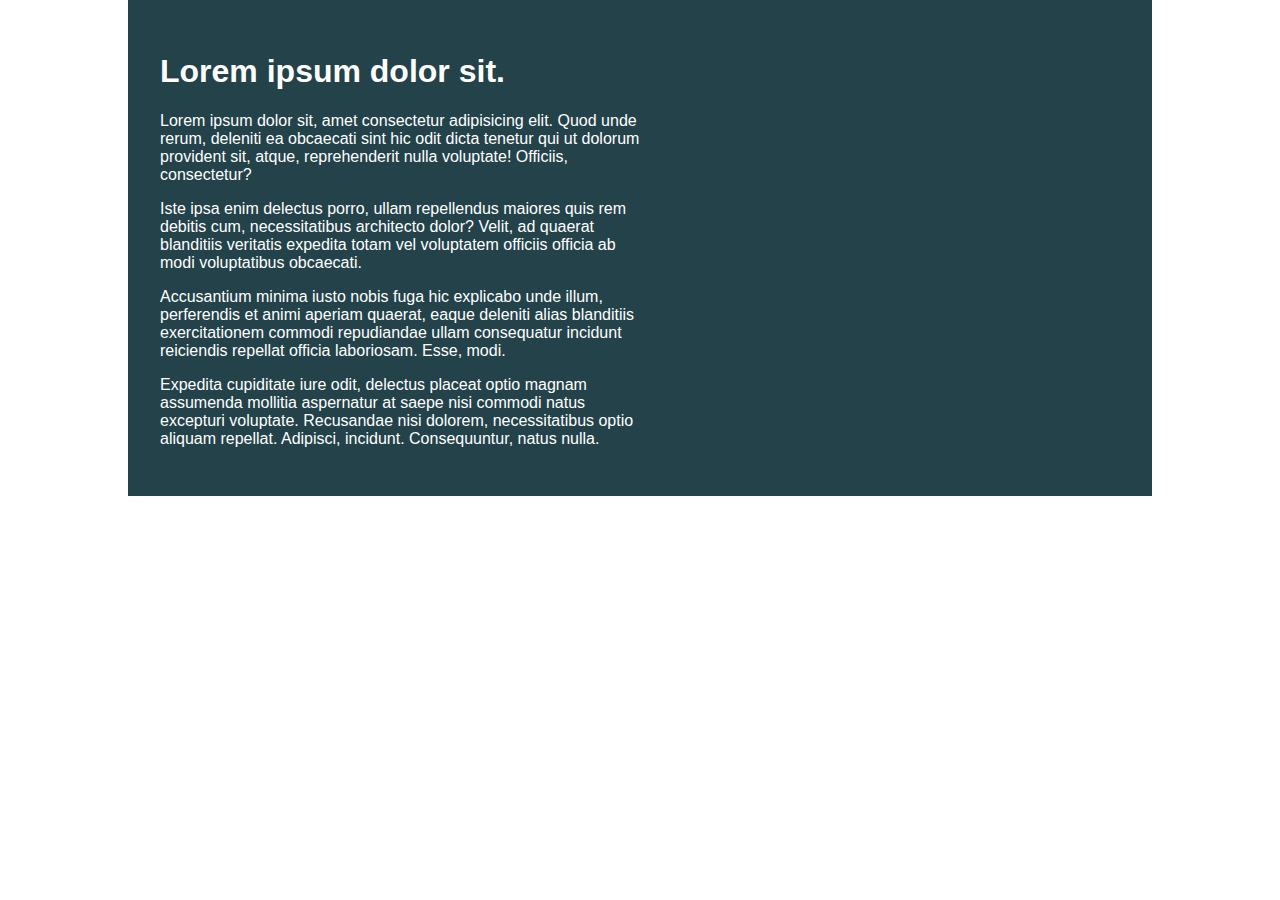
<file: challenge01/index.html>
<!DOCTYPE html>
<html lang="en">

<head>
    <meta charset="UTF-8">
    <meta name="viewport" content="width=device-width, initial-scale=1.0">
    <title>Day 01</title>

    <link rel="stylesheet" href="style.css">
</head>

<body>
    <div class="container">
        <div class="intro-content">
            <h1>Lorem ipsum dolor sit.</h1>
            <p>Lorem ipsum dolor sit, amet consectetur adipisicing elit. Quod unde rerum, deleniti ea obcaecati sint hic
                odit dicta tenetur qui ut dolorum provident sit, atque, reprehenderit nulla voluptate! Officiis,
                consectetur?</p>
            <p>Iste ipsa enim delectus porro, ullam repellendus maiores quis rem debitis cum, necessitatibus architecto
                dolor? Velit, ad quaerat blanditiis veritatis expedita totam vel voluptatem officiis officia ab modi
                voluptatibus obcaecati.</p>
            <p>Accusantium minima iusto nobis fuga hic explicabo unde illum, perferendis et animi aperiam quaerat, eaque
                deleniti alias blanditiis exercitationem commodi repudiandae ullam consequatur incidunt reiciendis
                repellat officia laboriosam. Esse, modi.</p>
            <p>Expedita cupiditate iure odit, delectus placeat optio magnam assumenda mollitia aspernatur at saepe nisi
                commodi natus excepturi voluptate. Recusandae nisi dolorem, necessitatibus optio aliquam repellat.
                Adipisci, incidunt. Consequuntur, natus nulla.</p>
        </div>
    </div>
</body>

</html>
</file>
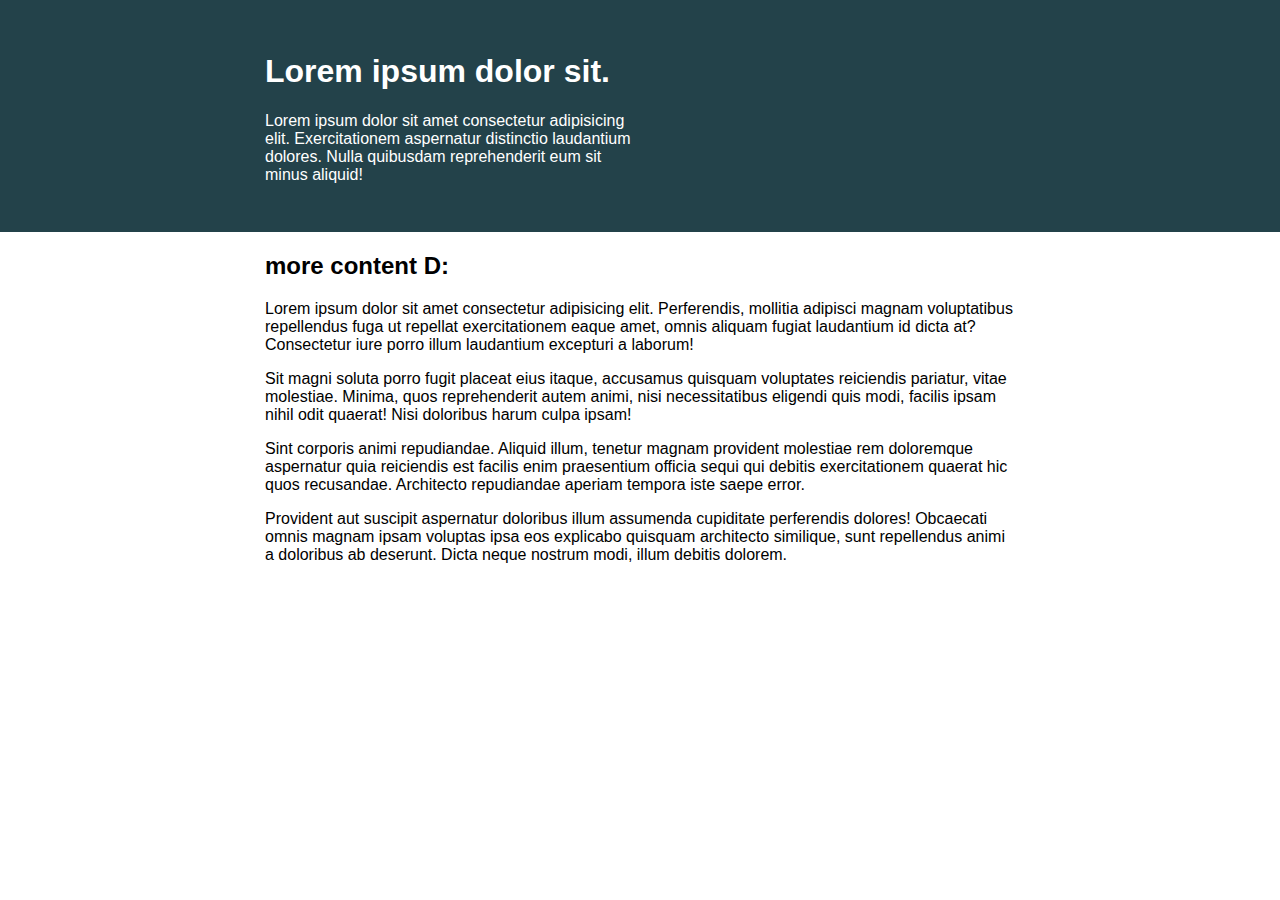
<file: challenge02/index.html>
<!DOCTYPE html>
<html lang="en">
	<head>
		<meta charset="UTF-8" />
		<meta name="viewport" content="width=device-width, initial-scale=1.0" />
		<title>Day 01</title>

		<link rel="stylesheet" href="style.css" />
	</head>
	<body>
		<div class="bg">
			<div class="container">
				<div class="intro-content">
					<h1>Lorem ipsum dolor sit.</h1>
					<p>Lorem ipsum dolor sit amet consectetur adipisicing elit. Exercitationem aspernatur distinctio laudantium dolores. Nulla quibusdam reprehenderit eum sit minus aliquid!</p>
				</div>
			</div>
		</div>

		<div class="container">
			<h2>more content D:</h2>
			<p>Lorem ipsum dolor sit amet consectetur adipisicing elit. Perferendis, mollitia adipisci magnam voluptatibus repellendus fuga ut repellat exercitationem eaque amet, omnis aliquam fugiat laudantium id dicta at? Consectetur iure porro illum laudantium excepturi a laborum!</p>
			<p>Sit magni soluta porro fugit placeat eius itaque, accusamus quisquam voluptates reiciendis pariatur, vitae molestiae. Minima, quos reprehenderit autem animi, nisi necessitatibus eligendi quis modi, facilis ipsam nihil odit quaerat! Nisi doloribus harum culpa ipsam!</p>
			<p>Sint corporis animi repudiandae. Aliquid illum, tenetur magnam provident molestiae rem doloremque aspernatur quia reiciendis est facilis enim praesentium officia sequi qui debitis exercitationem quaerat hic quos recusandae. Architecto repudiandae aperiam tempora iste saepe error.</p>
			<p>Provident aut suscipit aspernatur doloribus illum assumenda cupiditate perferendis dolores! Obcaecati omnis magnam ipsam voluptas ipsa eos explicabo quisquam architecto similique, sunt repellendus animi a doloribus ab deserunt. Dicta neque nostrum modi, illum debitis dolorem.</p>
		</div>
	</body>
</html>
</file>
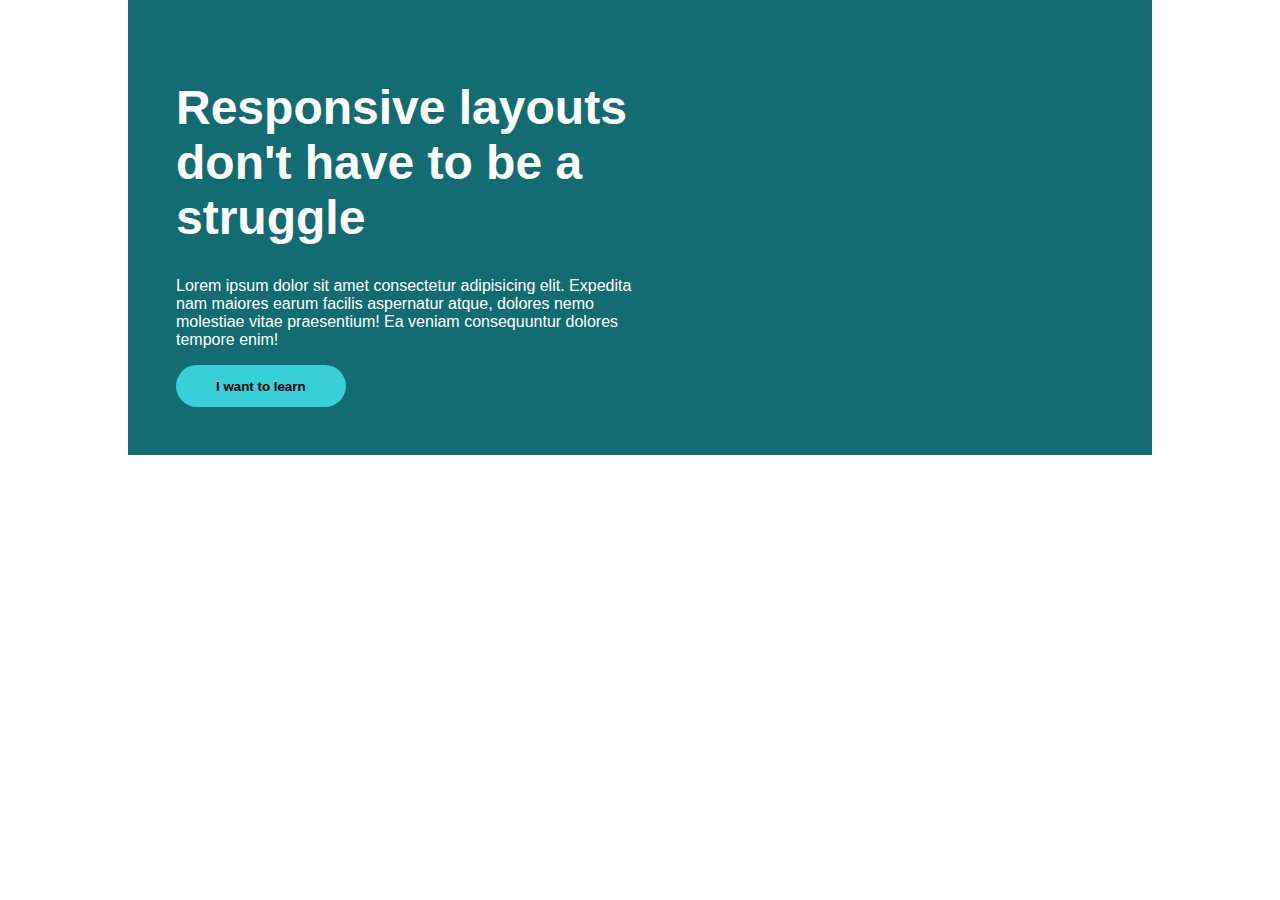
<file: challenge03/index.html>
<!DOCTYPE html>
<html lang="en">
	<head>
		<meta charset="UTF-8" />
		<meta name="viewport" content="width=device-width, initial-scale=1.0" />
		<title>Document</title>
		<link rel="stylesheet" href="style.css" />
	</head>
	<body>
		<div class="container">
			<div class="content">
				<h1>Responsive layouts don't have to be a struggle</h1>
				<p>Lorem ipsum dolor sit amet consectetur adipisicing elit. Expedita nam maiores earum facilis aspernatur atque, dolores nemo molestiae vitae praesentium! Ea veniam consequuntur dolores tempore enim!</p>
				<a href="#"><button>I want to learn</button></a>
			</div>
		</div>
	</body>
</html>
</file>
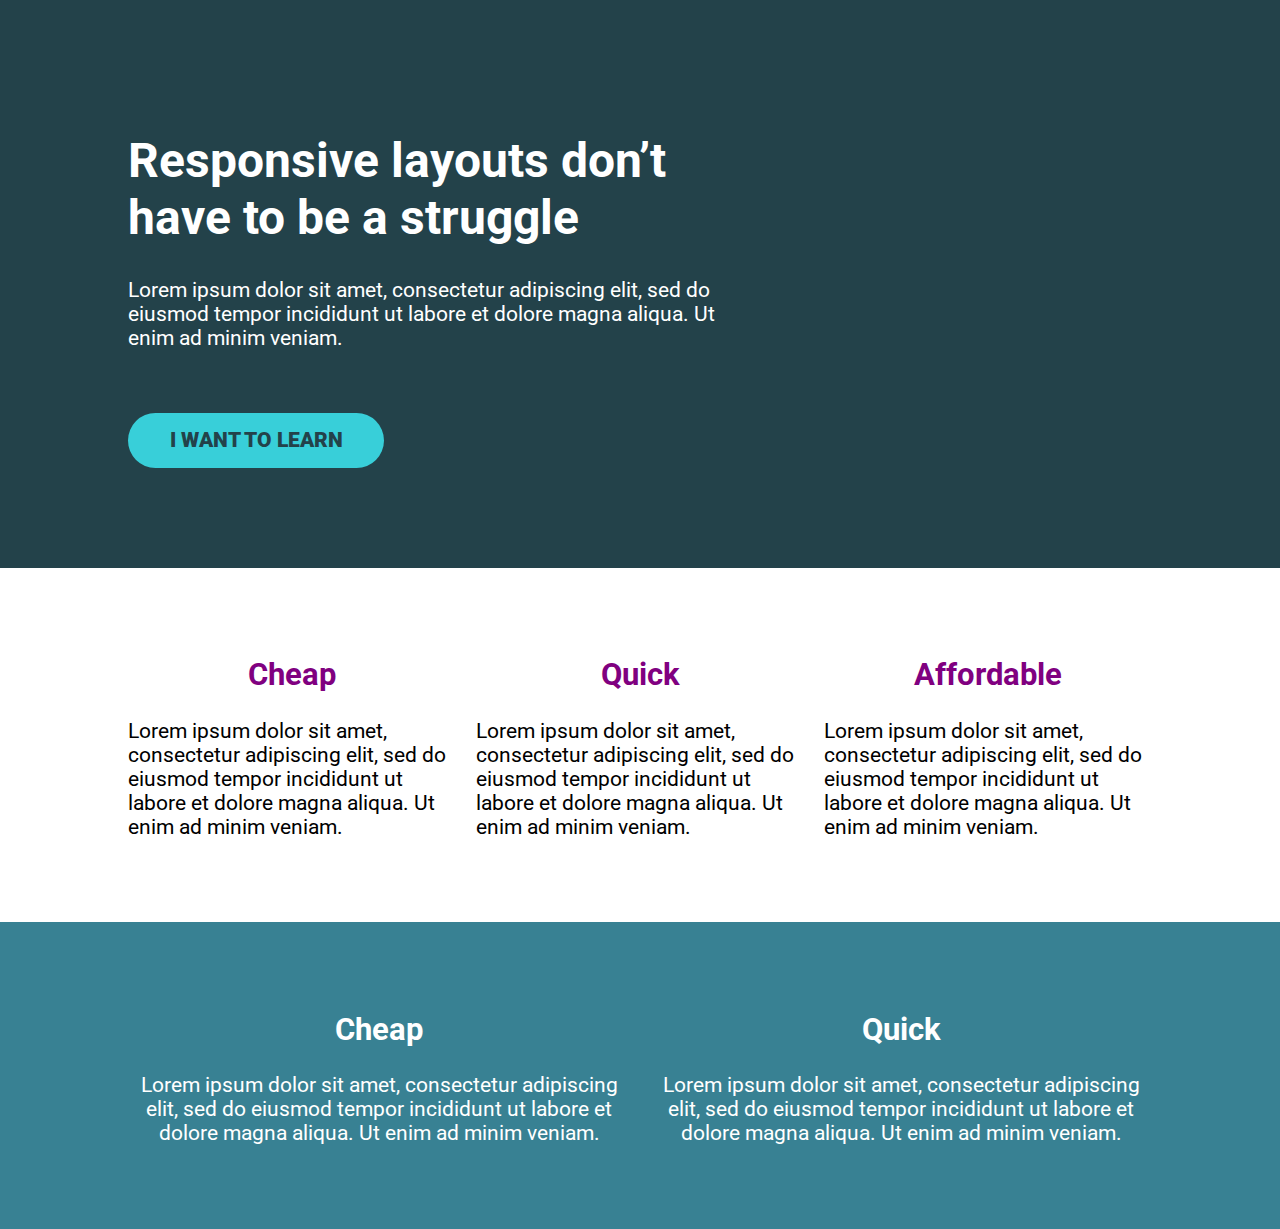
<file: flex01/index.html>
<!DOCTYPE html>
<html lang="en">
	<head>
		<meta charset="UTF-8" />
		<meta name="viewport" content="width=device-width, initial-scale=1.0" />
		<title>Challenge time!</title>
		<link href="https://fonts.googleapis.com/css2?family=Roboto:wght@400;900&display=swap" rel="stylesheet" />
		<link rel="stylesheet" href="style.css" />
	</head>
	<body>
		<div class="hero">
			<div class="container">
				<div class="hero__text">
					<h1>Responsive layouts don’t have to be a struggle</h1>
					<p>Lorem ipsum dolor sit amet, consectetur adipiscing elit, sed do eiusmod tempor incididunt ut labore et dolore magna aliqua. Ut enim ad minim veniam.</p>
					<a href="#" class="btn">I want to learn</a>
				</div>
			</div>
		</div>
		<section class="two-col">
			<div class="container">
				<div class="row">
					<div class="col">
						<h2>Cheap</h2>
						<p>Lorem ipsum dolor sit amet, consectetur adipiscing elit, sed do eiusmod tempor incididunt ut labore et dolore magna aliqua. Ut enim ad minim veniam.</p>
					</div>
					<div class="col">
						<h2>Quick</h2>
						<p>Lorem ipsum dolor sit amet, consectetur adipiscing elit, sed do eiusmod tempor incididunt ut labore et dolore magna aliqua. Ut enim ad minim veniam.</p>
					</div>
					<div class="col">
						<h2>Affordable</h2>
						<p>Lorem ipsum dolor sit amet, consectetur adipiscing elit, sed do eiusmod tempor incididunt ut labore et dolore magna aliqua. Ut enim ad minim veniam.</p>
					</div>
				</div>
			</div>
		</section>

		<section class="three-col">
			<div class="container">
				<div class="row">
					<div class="col">
						<h2>Cheap</h2>
						<p>Lorem ipsum dolor sit amet, consectetur adipiscing elit, sed do eiusmod tempor incididunt ut labore et dolore magna aliqua. Ut enim ad minim veniam.</p>
					</div>
					<div class="col">
						<h2>Quick</h2>
						<p>Lorem ipsum dolor sit amet, consectetur adipiscing elit, sed do eiusmod tempor incididunt ut labore et dolore magna aliqua. Ut enim ad minim veniam.</p>
					</div>
				</div>
			</div>
		</section>
	</body>
</html>
</file>
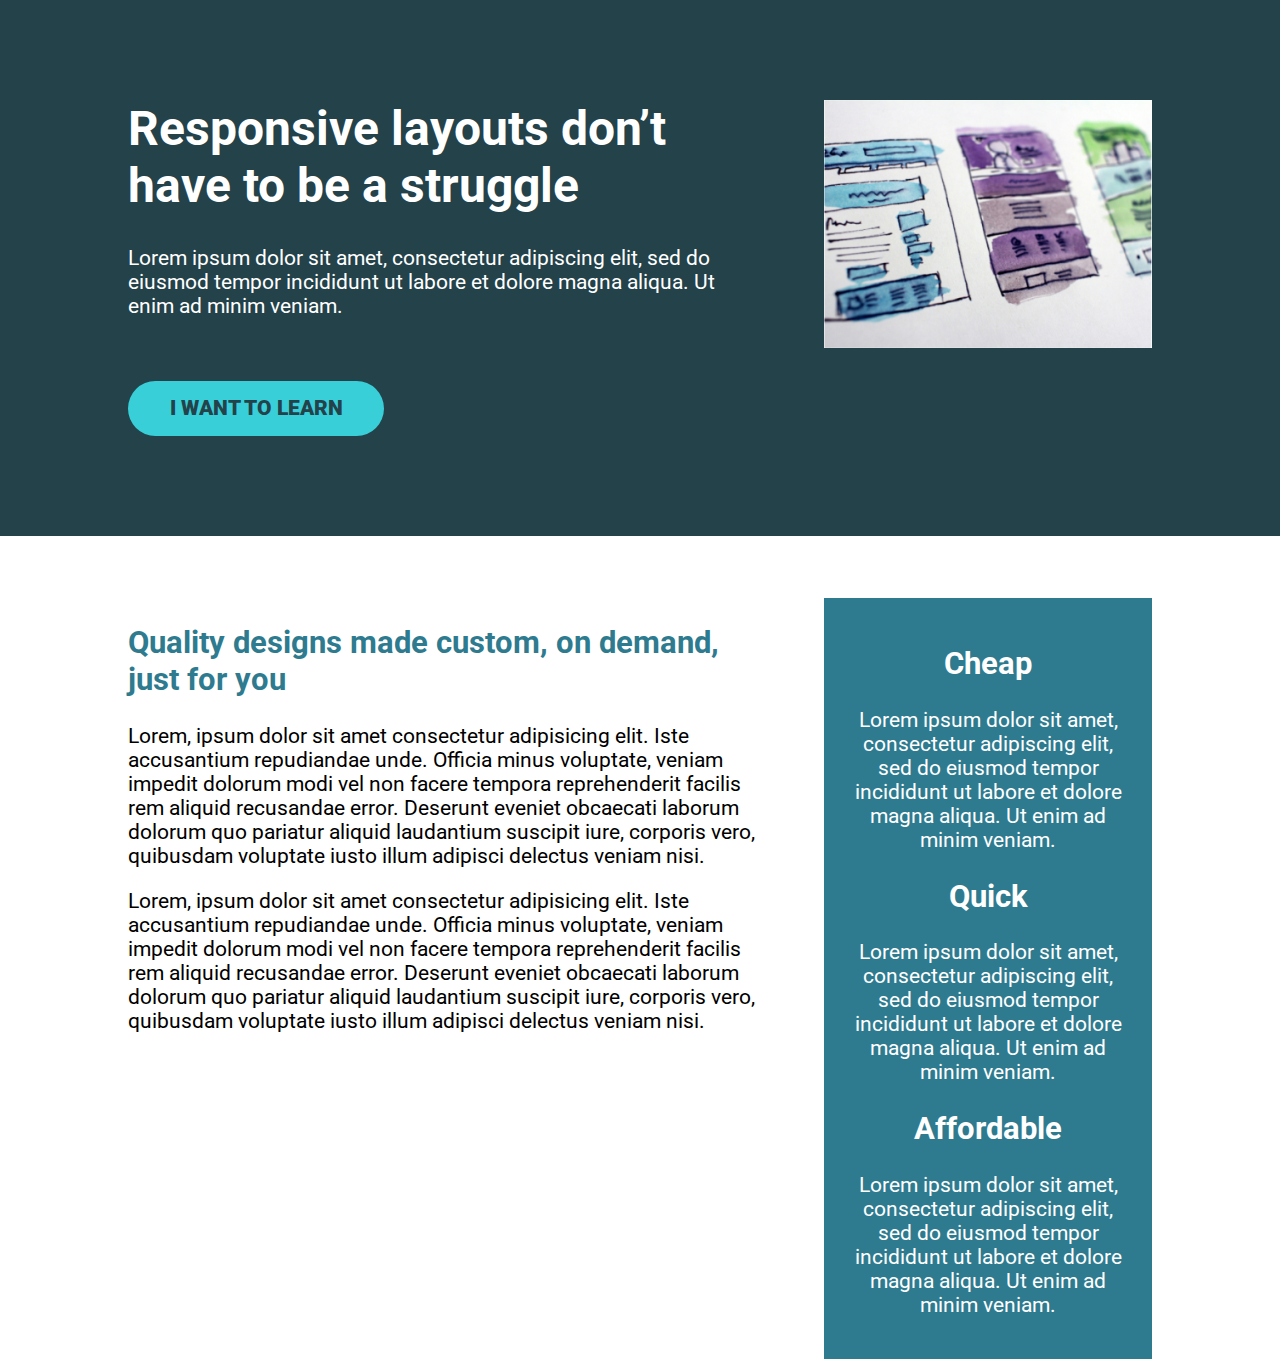
<file: flex02/index.html>
<!DOCTYPE html>
<html lang="en">
	<head>
		<meta charset="UTF-8" />
		<meta name="viewport" content="width=device-width, initial-scale=1.0" />
		<title>Conquering Rsponsive Layouts</title>
		<link href="https://fonts.googleapis.com/css2?family=Roboto:wght@400;900&display=swap" rel="stylesheet" />
		<link rel="stylesheet" href="style.css" />
	</head>
	<body>
		<div class="hero">
			<div class="container row">
				<div class="hero__text">
					<h1>Responsive layouts don’t have to be a struggle</h1>
					<p>Lorem ipsum dolor sit amet, consectetur adipiscing elit, sed do eiusmod tempor incididunt ut labore et dolore magna aliqua. Ut enim ad minim veniam.</p>
					<a href="#" class="btn">I want to learn</a>
				</div>
				<div class="hero__img">
					<img src="img/hero-img.jpg" alt="Hero Image" />
				</div>
			</div>
		</div>
		<main class="main container row">
			<section class="primary">
				<h2>Quality designs made custom, on demand, just for you</h2>
				<p>
					Lorem, ipsum dolor sit amet consectetur adipisicing elit. Iste accusantium repudiandae unde. Officia minus voluptate, veniam impedit dolorum modi vel non facere tempora reprehenderit facilis rem aliquid recusandae error. Deserunt eveniet obcaecati laborum dolorum quo pariatur aliquid laudantium suscipit iure, corporis vero, quibusdam voluptate iusto illum adipisci delectus veniam nisi.
				</p>
				<p>
					Lorem, ipsum dolor sit amet consectetur adipisicing elit. Iste accusantium repudiandae unde. Officia minus voluptate, veniam impedit dolorum modi vel non facere tempora reprehenderit facilis rem aliquid recusandae error. Deserunt eveniet obcaecati laborum dolorum quo pariatur aliquid laudantium suscipit iure, corporis vero, quibusdam voluptate iusto illum adipisci delectus veniam nisi.
				</p>
			</section>
			<aside class="sidebar">
				<div class="col">
					<h2>Cheap</h2>
					<p>Lorem ipsum dolor sit amet, consectetur adipiscing elit, sed do eiusmod tempor incididunt ut labore et dolore magna aliqua. Ut enim ad minim veniam.</p>
				</div>
				<div class="col">
					<h2>Quick</h2>
					<p>Lorem ipsum dolor sit amet, consectetur adipiscing elit, sed do eiusmod tempor incididunt ut labore et dolore magna aliqua. Ut enim ad minim veniam.</p>
				</div>
				<div class="col">
					<h2>Affordable</h2>
					<p>Lorem ipsum dolor sit amet, consectetur adipiscing elit, sed do eiusmod tempor incididunt ut labore et dolore magna aliqua. Ut enim ad minim veniam.</p>
				</div>
			</aside>
		</main>
	</body>
</html>
</file>
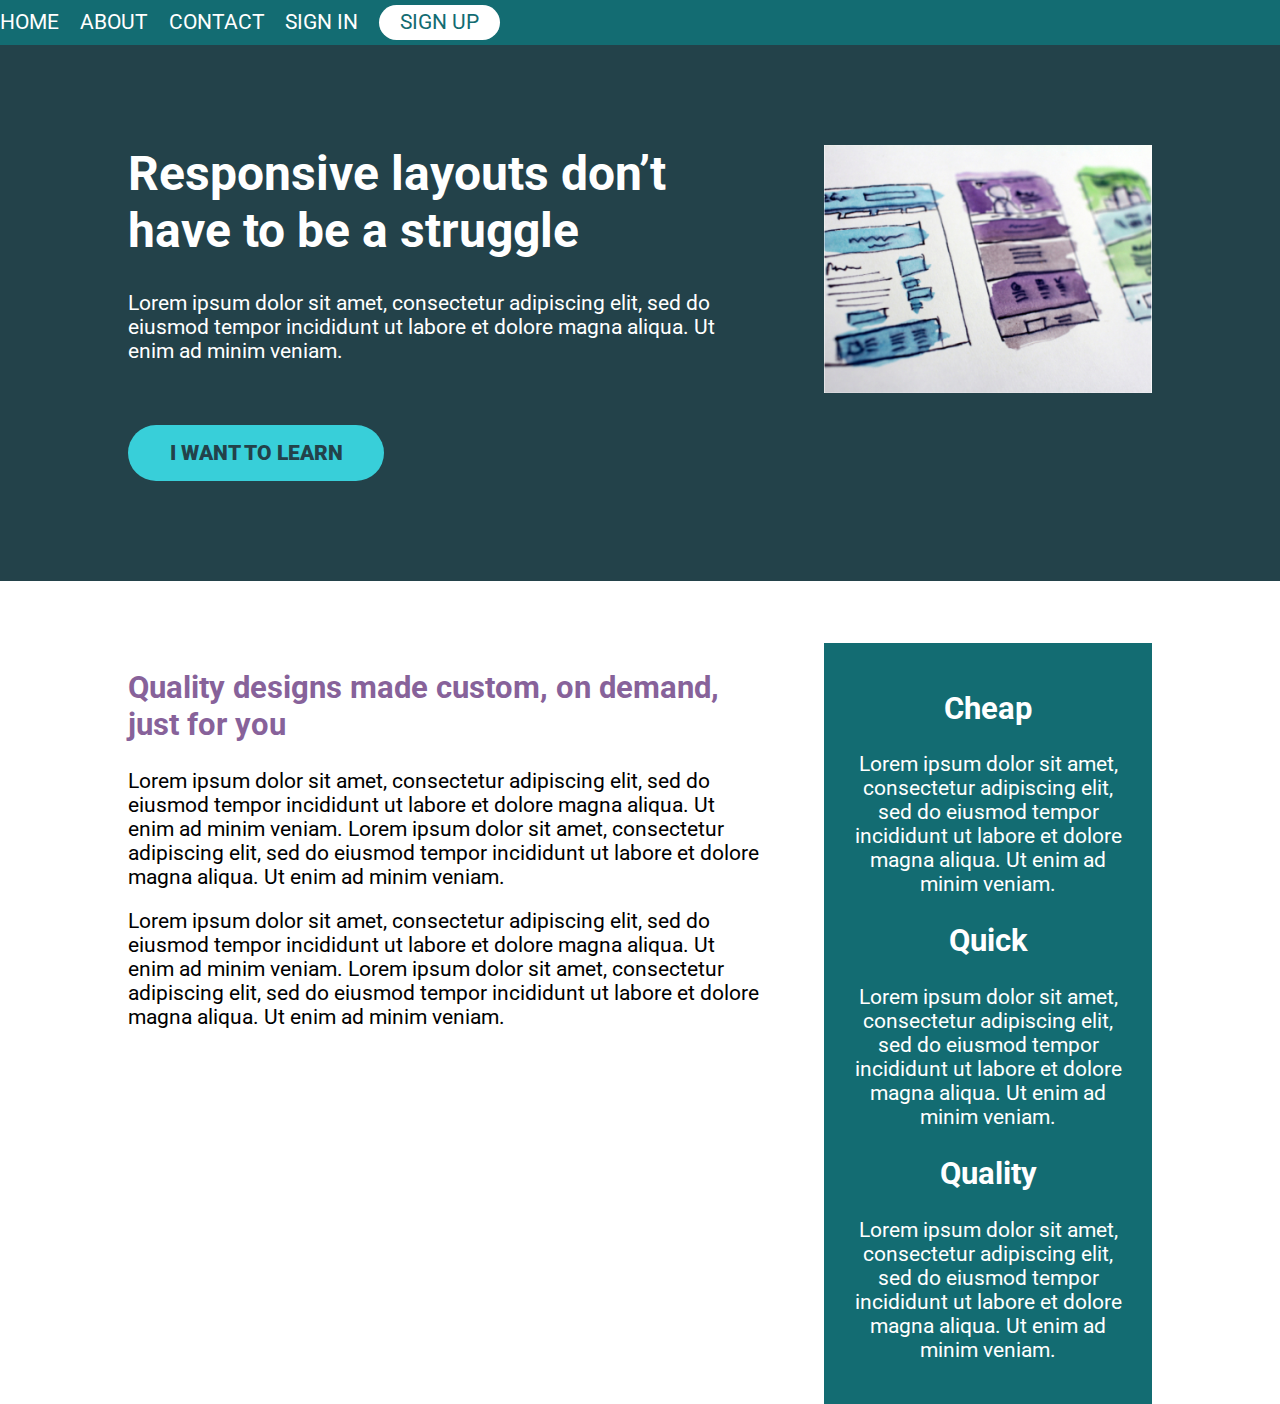
<file: flex03/index.html>
<!DOCTYPE html>
<html lang="en">
<head>
    <meta charset="UTF-8">
    <meta name="viewport" content="width=device-width, initial-scale=1.0">
    <title>Conquering Responsive Layouts</title>
    <link href="https://fonts.googleapis.com/css2?family=Roboto:wght@400;900&display=swap" rel="stylesheet"> 
    <link rel="stylesheet" href="style.css">
</head>
<body>
    <header>
        <nav class="nav">
            <ul class="nav__list">
                <li class="nav__item"><a href="#" class="nav__link">Home</a></li>
                <li class="nav__item"><a href="#" class="nav__link">About</a></li>
                <li class="nav__item"><a href="#" class="nav__link">Contact</a></li>
                <li class="nav__item"><a href="#" class="nav__link">Sign In</a></li>
                <li class="nav__item"><a href="#" class="nav__link nav__link--button">Sign up</a></li>
            </ul>
        </nav>
    </header>

    <section class="hero">
        <div class="container row">
            <div class="hero__text">
                <h1>Responsive layouts don’t have to be a struggle</h1>
                <p>Lorem ipsum dolor sit amet, consectetur adipiscing elit, sed do eiusmod tempor incididunt ut labore et dolore magna aliqua. Ut enim ad minim veniam.</p>
                <a href="#" class="btn">I want to learn</a>
            </div>
            <img src="img/hero-img.jpg" alt="UX design sketches" class="hero__img">
        </div>
    </section> 

    <main class="main container row">
            <section class="primary-content">
                <h2 class="section-title">Quality designs made custom, on demand, just for you</h2>
                <p>Lorem ipsum dolor sit amet, consectetur adipiscing elit, sed do eiusmod tempor incididunt ut labore et dolore magna aliqua. Ut enim ad minim veniam. Lorem ipsum dolor sit amet, consectetur adipiscing elit, sed do eiusmod tempor incididunt ut labore et dolore magna aliqua. Ut enim ad minim veniam.</p>
                <p>Lorem ipsum dolor sit amet, consectetur adipiscing elit, sed do eiusmod tempor incididunt ut labore et dolore magna aliqua. Ut enim ad minim veniam. Lorem ipsum dolor sit amet, consectetur adipiscing elit, sed do eiusmod tempor incididunt ut labore et dolore magna aliqua. Ut enim ad minim veniam.</p>
            </section>
            <aside class="sidebar">
                <h2 class="sidebar-title">Cheap</h2>
                <p>Lorem ipsum dolor sit amet, consectetur adipiscing elit, sed do eiusmod tempor incididunt ut labore et dolore magna aliqua. Ut enim ad minim veniam.</p>

                <h2 class="sidebar-title">Quick</h2>
                <p>Lorem ipsum dolor sit amet, consectetur adipiscing elit, sed do eiusmod tempor incididunt ut labore et dolore magna aliqua. Ut enim ad minim veniam.</p>

                <h2 class="sidebar-title">Quality</h2>
                <p>Lorem ipsum dolor sit amet, consectetur adipiscing elit, sed do eiusmod tempor incididunt ut labore et dolore magna aliqua. Ut enim ad minim veniam.</p>
            </aside>
    </main>

    

</body>
</html>
</file>
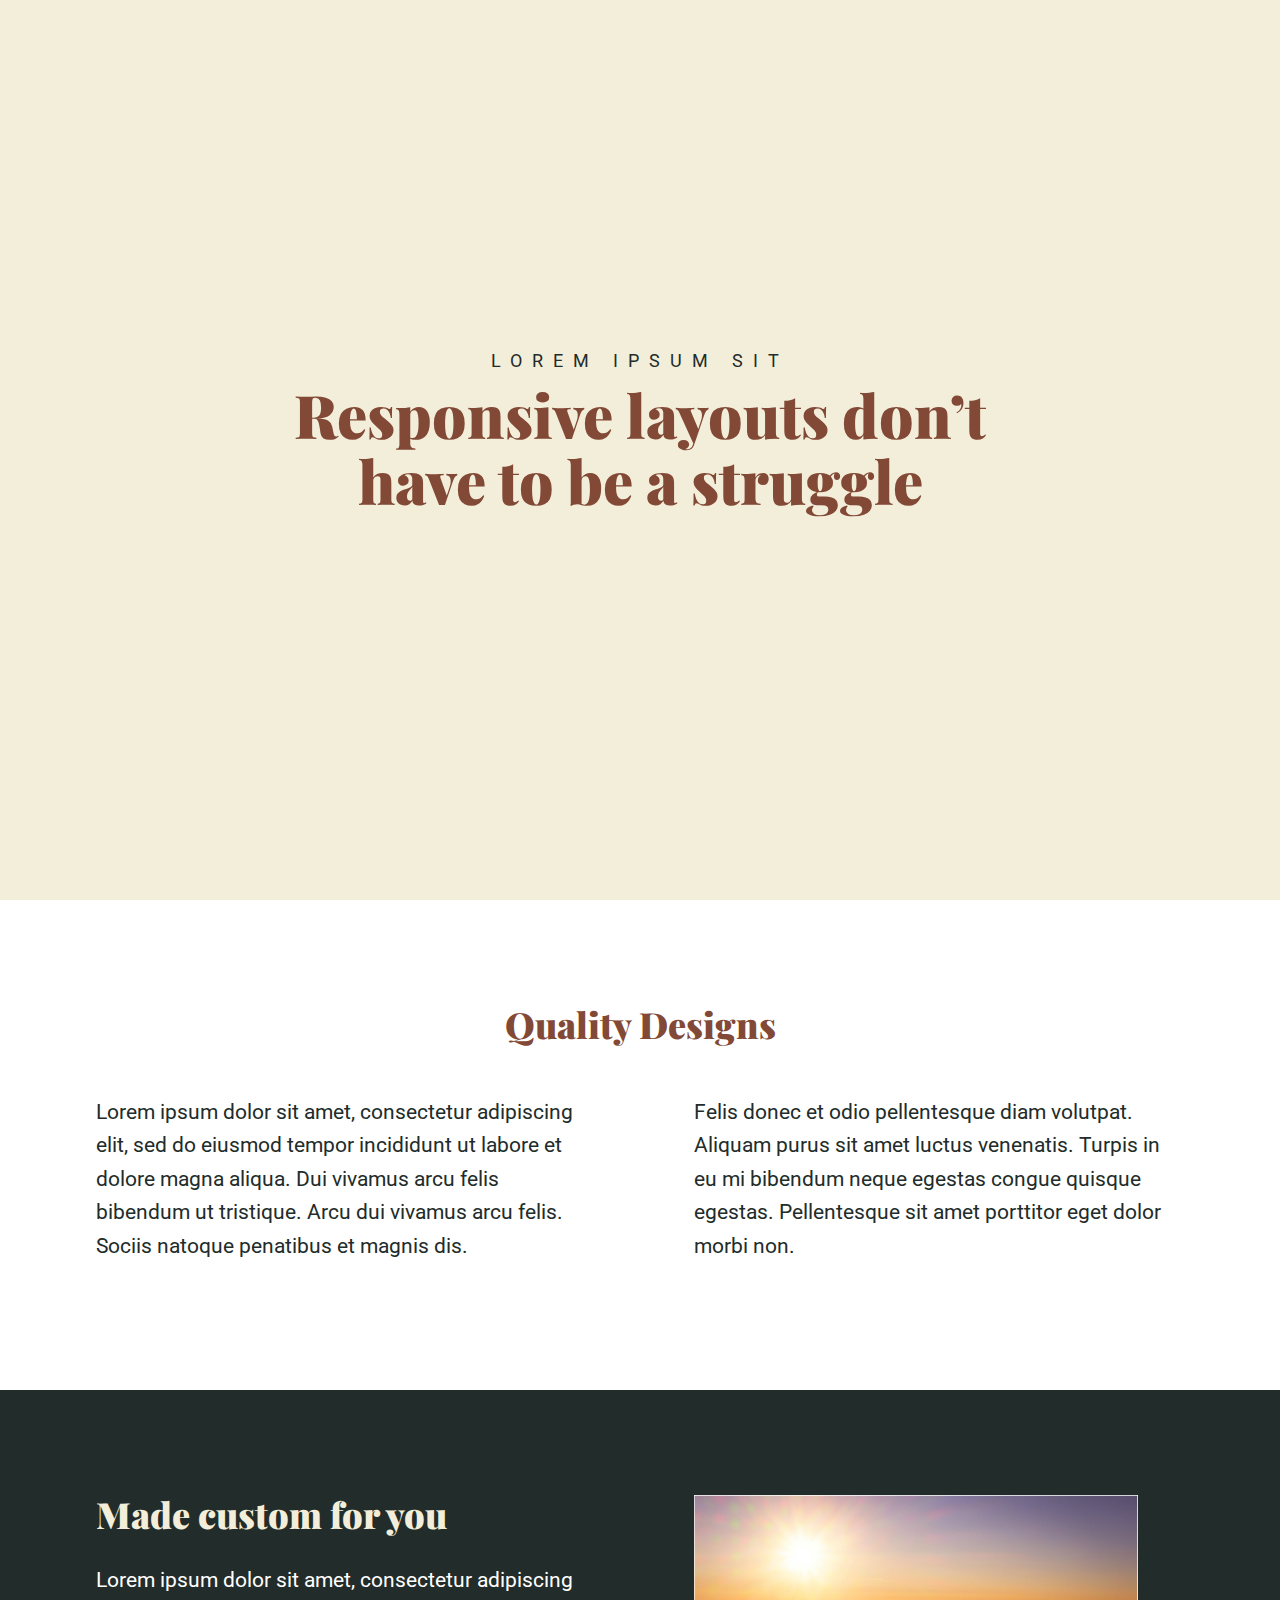
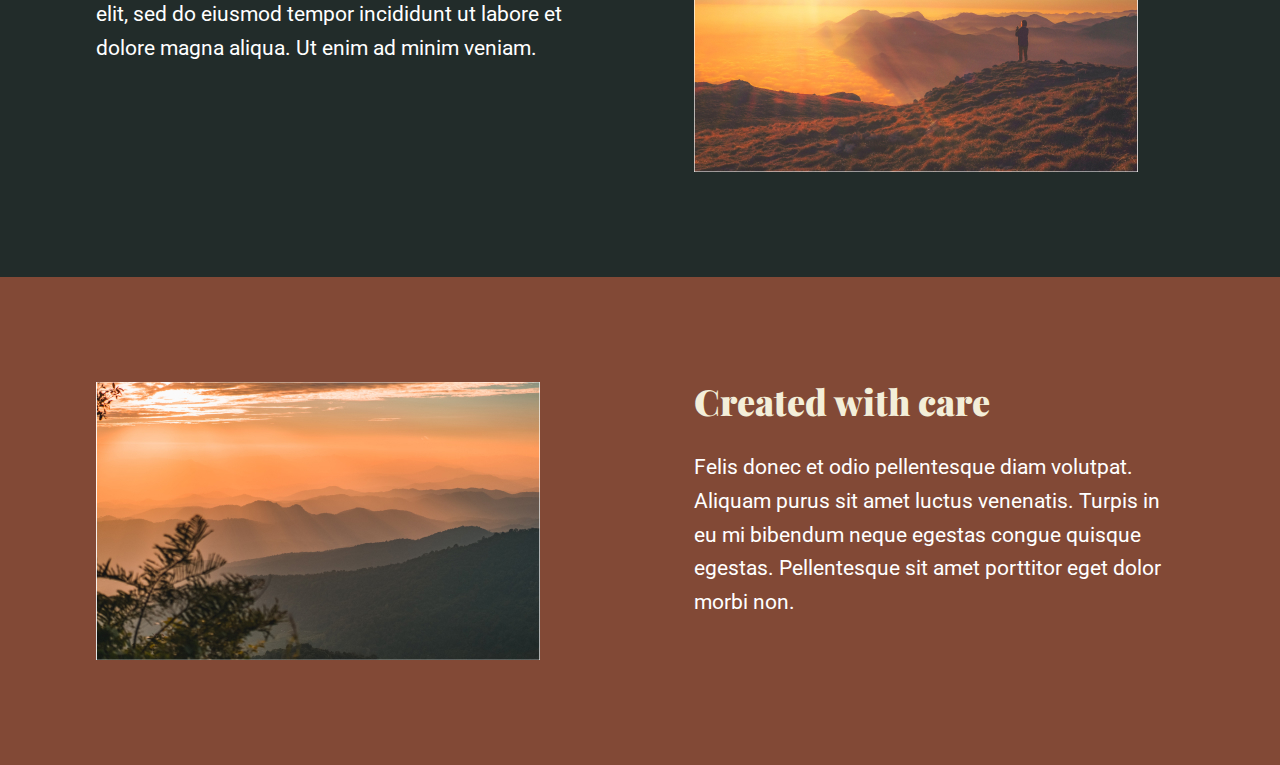
<file: flex04/index.html>
<!DOCTYPE html>
<html lang="en">
	<head>
		<meta charset="UTF-8" />
		<meta name="viewport" content="width=device-width, initial-scale=1.0" />
		<link rel="stylesheet" href="style.css" />
		<link rel="preconnect" href="https://fonts.googleapis.com" />
		<link rel="preconnect" href="https://fonts.gstatic.com" crossorigin />
		<link href="https://fonts.googleapis.com/css2?family=Playfair+Display:ital,wght@0,400..900;1,400..900&family=Roboto:ital,wght@0,100;0,300;0,400;0,500;0,700;0,900;1,100;1,300;1,400;1,500;1,700;1,900&display=swap" rel="stylesheet" />
		<title>Conquering Responsive Layouts</title>
	</head>
	<body>
		<section class="intro">
			<div class="container">
				<p class="intro__text">lorem ipsum sit</p>
				<h1 class="intro__title">
					Responsive layouts don’t <br />
					have to be a struggle
				</h1>
			</div>
		</section>

		<section class="section-two">
			<div class="container">
				<h2 class="section-title section-title--dark">Quality Designs</h2>
				<div class="row">
					<div class="col">
						<p>Lorem ipsum dolor sit amet, consectetur adipiscing elit, sed do eiusmod tempor incididunt ut labore et dolore magna aliqua. Dui vivamus arcu felis bibendum ut tristique. Arcu dui vivamus arcu felis. Sociis natoque penatibus et magnis dis.</p>
					</div>
					<div class="col">
						<p>Felis donec et odio pellentesque diam volutpat. Aliquam purus sit amet luctus venenatis. Turpis in eu mi bibendum neque egestas congue quisque egestas. Pellentesque sit amet porttitor eget dolor morbi non.</p>
					</div>
				</div>
			</div>
		</section>

		<section class="section-three">
			<div class="container row">
				<div class="col">
					<h2 class="section-title">Made custom for you</h2>
					<p>Lorem ipsum dolor sit amet, consectetur adipiscing elit, sed do eiusmod tempor incididunt ut labore et dolore magna aliqua. Ut enim ad minim veniam.</p>
				</div>
				<div class="col">
					<img src="img/image-01.jpg" alt="a sunset over a mountain range" />
				</div>
			</div>
		</section>

		<section class="section-four">
			<div class="container row">
				<div class="col">
					<img src="img/image-02.jpg" alt="a sunset over a mountain range with tree branches in the foreground" />
				</div>
				<div class="col">
					<h2 class="section-title">Created with care</h2>
					<p>Felis donec et odio pellentesque diam volutpat. Aliquam purus sit amet luctus venenatis. Turpis in eu mi bibendum neque egestas congue quisque egestas. Pellentesque sit amet porttitor eget dolor morbi non.</p>
				</div>
			</div>
		</section>
	</body>
</html>
</file>
<file: challenge01/style.css>
/* INSTRUCTIONS
 *
 * 1) Limit the total width of
 *    the .intro-conent to about half
 *    of it's parent
 *
 * 2) Stop the text from overflowing
 *    out the bottom at small screen
 *    widths
 *
 * You may modify the HTML if needed
 *
 */

* {
	box-sizing: border-box;
}

body {
	margin: 0;
	font-family: sans-serif;
}

.container {
	background: #23424a;
	color: white;

	width: 80%;
	margin: 0 auto;

	padding: 2em;
}
.intro-content {
	width: 50%;
}
</file>
<file: challenge02/style.css>
/* INSTRUCTIONS
 *
 * 1) Keep the text inside .intro-content
 *    in the same place, but have the background
 *    extend from one side of the viewport
 *    to the other, no matter how wide or narrow
 *    the browser is.
 *
 * 2) Limit the maximum width of the text in the
 *    bottom area.
 *
 * You may modify the HTML if needed
 * (you probably should for this challenge)
 *
 */

* {
	box-sizing: border-box;
}

body {
	margin: 0;
	font-family: sans-serif;
}
.bg {
	background: #23424a;
	color: white;
	padding: 2em 0;
}

.container {
	width: 80%;
	max-width: 750px;
	margin: 0 auto;
}

.intro-content {
	width: 50%;
}
</file>
<file: challenge03/style.css>
* {
	box-sizing: border-box;
}

body {
	margin: 0;
	font-family: sans-serif;
}

.container {
	width: 80%;
	margin: 0 auto;
	max-width: 1200px;
	background-color: #126c72;
	color: white;
	padding: 3em;
}

.content {
	width: 50%;
}

h1 {
	font-size: 48px;
}

button {
	color: black;
	font-weight: bold;
	background-color: #38cfd9;
	border-radius: 2em;
	border: none;
	padding: 1em 3em;
}
</file>
<file: flex01/style.css>
/* 
////// For this challenge ///////

- You will have to modify the HTML

- You can add new classes in the HTML
  if you need to

// Requirements
1. The headings in the first row must be
   a different color
2. The two .col at the bottom must go next
   to one another
3. The section at the bottom should have
   a dark background color and a different
   color of text
4. I've removed the "gap" that I created,
   so you'll have to add it back in

   */

*,
*::before,
*::after {
	box-sizing: border-box;
}

body {
	margin: 0;
	font-family: "Roboto", sans-serif;
	font-size: 1.3rem;
}

h1 {
	font-size: 3rem;
}

.container {
	width: 80%;
	max-width: 1100px;
	margin: 0 auto;
}

.row {
	/* display: flex => flex container */
	display: flex;

	/* can't use yet */
	gap: 20px;
}

section {
	padding: 3em 0;
}
section.two-col h2 {
	color: purple;
	text-align: center;
}
section.three-col {
	background-color: #388193;
	color: #fff;
	text-align: center;
}

.col {
	/* these are now flex items */
	width: 100%;
}

.hero {
	padding: 100px 0;
	background-color: #23424a;
	color: #fff;
}

.hero__text {
	width: 60%;
}

.hero p {
	margin-bottom: 3em;
}

.btn {
	display: inline-block;
	text-decoration: none;
	text-transform: uppercase;
	color: #23424a;
	font-weight: 900;
	background-color: #38cfd9;
	padding: 0.75em 2em;
	border-radius: 100px;
}

.btn:hover,
.btn:focus {
	opacity: 0.75;
}
</file>
<file: flex02/style.css>
/* 
////// For this challenge ///////

- All text is in the text.md file

// Requirements
1. Refer to the design specs for the
   overall layout 
2. The image should line up with
   the sidebar in the section
   below

*/

*,
*::before,
*::after {
	box-sizing: border-box;
}

body {
	margin: 0;
	font-family: "Roboto", sans-serif;
	font-size: 1.3rem;
}

img {
	max-width: 100%;
}

h1 {
	font-size: 3rem;
	margin-top: 0;
}

.container {
	width: 80%;
	max-width: 1100px;
	margin: 0 auto;
}

.row {
	/* display: flex => flex container */
	display: flex;
	justify-content: space-between;

	/* can't use yet */
	/* gap: 30px; */
}

.col {
	/* these are now flex items */
	width: 100%;
}

.hero {
	padding: 100px 0;
	background-color: #23424a;
	color: #fff;
}

.hero__text {
	width: 62%;
}

.hero__img {
	width: 32%;
	align-self: flex-start;
}

.hero p {
	margin-bottom: 3em;
}

.main {
	margin-top: 3em;
}
.primary {
	width: 62%;
}
.primary h2 {
	color: #2e7b8f;
}

.sidebar {
	width: 32%;
	background-color: #2e7b8f;
	color: white;
	text-align: center;
	padding: 1em;
}

.btn {
	display: inline-block;
	text-decoration: none;
	text-transform: uppercase;
	color: #23424a;
	font-weight: 900;
	background-color: #38cfd9;
	padding: 0.75em 2em;
	border-radius: 100px;
}

.btn:hover,
.btn:focus {
	opacity: 0.75;
}
</file>
<file: flex03/style.css>
/* 
////// For this challenge ///////

- All text is in the text.md file

// Requirements
   1. Get all the navigation items next to one another
   2. Add a space between all the items
*/

*,
*::before,
*::after {
	box-sizing: border-box;
}

body {
	margin: 0;
	font-family: "Roboto", sans-serif;
	font-size: 1.3rem;
}

img {
	max-width: 100%;
}

h1 {
	font-size: 3rem;
	margin-top: 0;
}

.section-title {
	color: #87629a;
}

.btn {
	display: inline-block;
	text-decoration: none;
	text-transform: uppercase;
	color: #23424a;
	font-weight: 900;
	background-color: #38cfd9;
	padding: 0.75em 2em;
	border-radius: 100px;
}

.btn:hover,
.btn:focus {
	opacity: 0.75;
}

.container {
	width: 80%;
	max-width: 1100px;
	margin: 0 auto;
}

.row {
	display: flex;
	justify-content: space-between;
}

.col {
	/* these are now flex items */
	width: 100%;
}

.col + .col {
	margin-left: 30px;
}

header {
	background: #136c72;
	padding: 0.5em 0;
}

.nav__list {
	margin: 0;
	padding: 0;
	list-style: none;
	display: flex;
	gap: 1em;
}

.nav__link {
	color: #fff;
	text-decoration: none;
	text-transform: uppercase;
}

.nav__link--button {
	background: #fff;
	color: #136c72;
	padding: 0.25em 1em;
	border-radius: 10em;
}

.nav__link:hover {
	opacity: 0.75;
}

.hero {
	padding: 100px 0;
	background-color: #23424a;
	color: #fff;
}

.hero__text {
	width: 62%;
}

.hero__img {
	width: 32%;
	align-self: flex-start;
}

.hero p {
	margin-bottom: 3em;
}

.main {
	margin-top: 3em;
}

.primary-content {
	width: 62%;
}

.sidebar {
	width: 32%;
	padding: 1em;
	text-align: center;
	color: #fff;
	background-color: #136c72;
}
</file>
<file: flex04/style.css>
*,
*::before,
*::after {
	box-sizing: border-box;
}

body {
	font-family: "Roboto", sans-serif;
	margin: 0;
	padding: 0;
	font-size: 1.3135rem;
	line-height: 1.6;
	color: #222c2a;
}

img {
	display: block;
	max-width: 100%;
}

h1,
h2 {
	margin-top: 0;
	font-family: "playfair display", serif;
	line-height: 1.1;
	font-weight: 900;
}

.section-title {
	color: #f3eed9;
	font-size: 2.25rem;
}

.section-title--dark {
	color: #824936;
}

section {
	padding: 5em 0;
}
.container {
	width: 85%;
	max-width: 1128px;
	margin: auto;
}

.intro {
	text-align: center;
	min-height: 100vh;
	display: flex;
	align-items: center;
	background-color: #f3eed9;
}

.intro__text {
	font-size: 18px;
	letter-spacing: 10px;
	text-transform: uppercase;
	margin: 0 0 0.25em;
}

.intro__title {
	font-size: 3rem;
	color: #824936;
}

.section-two .section-title {
	text-align: center;
}
.section-three {
	background-color: #222c2a;
	color: white;
}

.section-four {
	background-color: #824936;
	color: white;
}

@media (min-width: 900px) {
	.row {
		display: flex;
		gap: 10%;
	}
	.col {
		width: 100%;
	}
	.intro__title {
		font-size: 3.75rem;
	}
}
</file>
